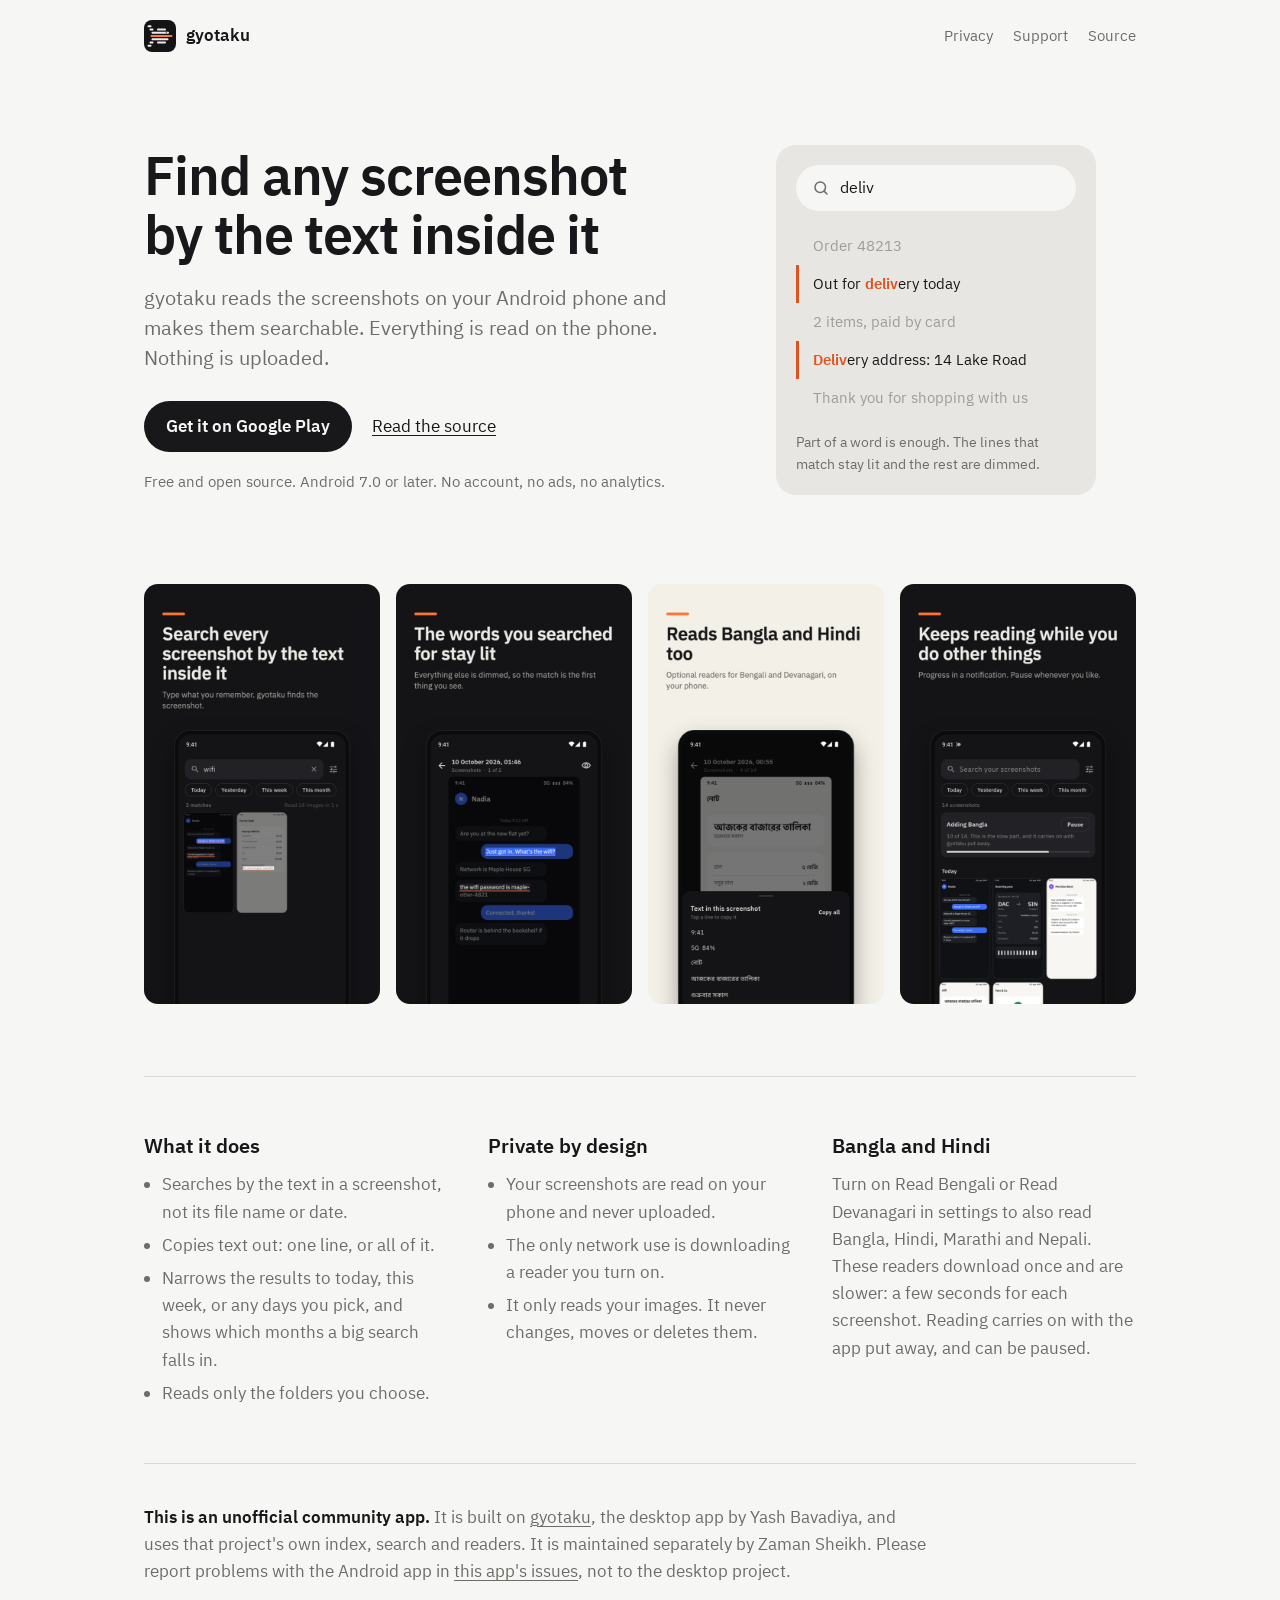
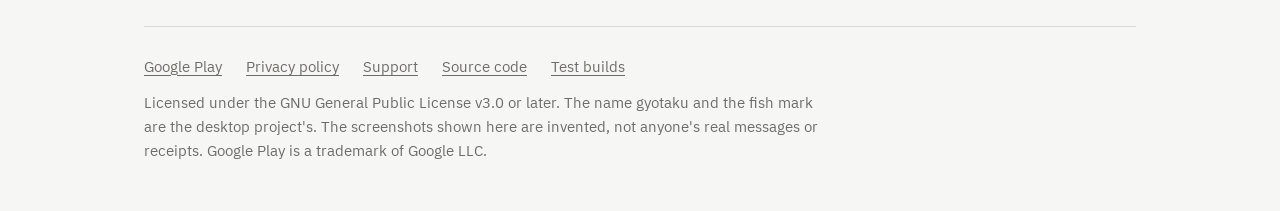
<file: docs/index.html>
<!doctype html>
<html lang="en">
<head>
  <meta charset="utf-8">
  <meta name="viewport" content="width=device-width, initial-scale=1">
  <title>gyotaku for Android: search your screenshots by their text</title>
  <meta name="description" content="Find any screenshot on your phone by the text inside it. Everything is read on the phone; nothing is uploaded. An unofficial community app for Android.">
  <meta property="og:title" content="gyotaku for Android">
  <meta property="og:description" content="Find any screenshot on your phone by the text inside it. Read on the phone, never uploaded.">
  <meta property="og:image" content="https://zamansheikh.github.io/gyotaku-android/icon-mockup.png">
  <meta property="og:type" content="website">
  <link rel="icon" href="favicon.png">
  <link rel="stylesheet" href="site.css">
</head>
<body>
  <div class="page">
    <header class="bar">
      <a class="brand" href="./"><img src="icon.png" alt="">gyotaku</a>
      <nav aria-label="Site">
        <a href="privacy/">Privacy</a>
        <a href="support/">Support</a>
        <a href="https://github.com/zamansheikh/gyotaku-android">Source</a>
      </nav>
    </header>

    <main>
      <section class="hero">
        <div>
          <h1>Find any screenshot by the text inside it</h1>
          <p class="lede">gyotaku reads the screenshots on your Android phone and makes them searchable. Everything is read on the phone. Nothing is uploaded.</p>
          <div class="actions">
            <a class="button" href="https://play.google.com/store/apps/details?id=com.silifton.gyotaku">Get it on Google Play</a>
            <a href="https://github.com/zamansheikh/gyotaku-android">Read the source</a>
          </div>
          <p class="fine">Free and open source. Android 7.0 or later. No account, no ads, no analytics.</p>
        </div>

        <figure class="found" aria-label="An example search">
          <div class="query">
            <svg width="18" height="18" viewBox="0 0 24 24" fill="none" stroke="currentColor" stroke-width="2" stroke-linecap="round" aria-hidden="true"><circle cx="11" cy="11" r="7"/><path d="M20 20l-3.5-3.5"/></svg>
            <span>deliv</span>
          </div>
          <ul class="lines">
            <li>Order 48213</li>
            <li class="hit">Out for <mark>deliv</mark>ery today</li>
            <li>2 items, paid by card</li>
            <li class="hit"><mark>Deliv</mark>ery address: 14 Lake Road</li>
            <li>Thank you for shopping with us</li>
          </ul>
          <figcaption>Part of a word is enough. The lines that match stay lit and the rest are dimmed.</figcaption>
        </figure>
      </section>

      <section class="shots" aria-label="Screenshots of the app">
        <img src="screen-01.png" width="618" height="1100" alt="Searching for wifi finds two screenshots">
        <img src="screen-03.png" width="618" height="1100" alt="An open screenshot with the matching lines lit">
        <img src="screen-06.png" width="618" height="1100" alt="The text of a Bangla screenshot">
        <img src="screen-07.png" width="618" height="1100" alt="Reading in the background with a progress bar">
      </section>

      <section class="columns">
        <div>
          <h2>What it does</h2>
          <ul>
            <li>Searches by the text in a screenshot, not its file name or date.</li>
            <li>Copies text out: one line, or all of it.</li>
            <li>Narrows the results to today, this week, or any days you pick, and shows which months a big search falls in.</li>
            <li>Reads only the folders you choose.</li>
          </ul>
        </div>
        <div>
          <h2>Private by design</h2>
          <ul>
            <li>Your screenshots are read on your phone and never uploaded.</li>
            <li>The only network use is downloading a reader you turn on.</li>
            <li>It only reads your images. It never changes, moves or deletes them.</li>
          </ul>
        </div>
        <div>
          <h2>Bangla and Hindi</h2>
          <p>Turn on Read Bengali or Read Devanagari in settings to also read Bangla, Hindi, Marathi and Nepali. These readers download once and are slower: a few seconds for each screenshot. Reading carries on with the app put away, and can be paused.</p>
        </div>
      </section>

      <div class="notice"><p><strong>This is an unofficial community app.</strong> It is built on <a href="https://github.com/xevrion/gyotaku">gyotaku</a>, the desktop app by Yash Bavadiya, and uses that project's own index, search and readers. It is maintained separately by Zaman Sheikh. Please report problems with the Android app in <a href="https://github.com/zamansheikh/gyotaku-android/issues">this app's issues</a>, not to the desktop project.</p></div>
    </main>

    <footer>
      <nav aria-label="Footer">
        <a href="https://play.google.com/store/apps/details?id=com.silifton.gyotaku">Google Play</a>
        <a href="privacy/">Privacy policy</a>
        <a href="support/">Support</a>
        <a href="https://github.com/zamansheikh/gyotaku-android">Source code</a>
        <a href="https://github.com/zamansheikh/gyotaku-android/releases">Test builds</a>
      </nav>
      <p>Licensed under the GNU General Public License v3.0 or later. The name gyotaku and the fish mark are the desktop project's. The screenshots shown here are invented, not anyone's real messages or receipts. Google Play is a trademark of Google LLC.</p>
    </footer>
  </div>
</body>
</html>
</file>
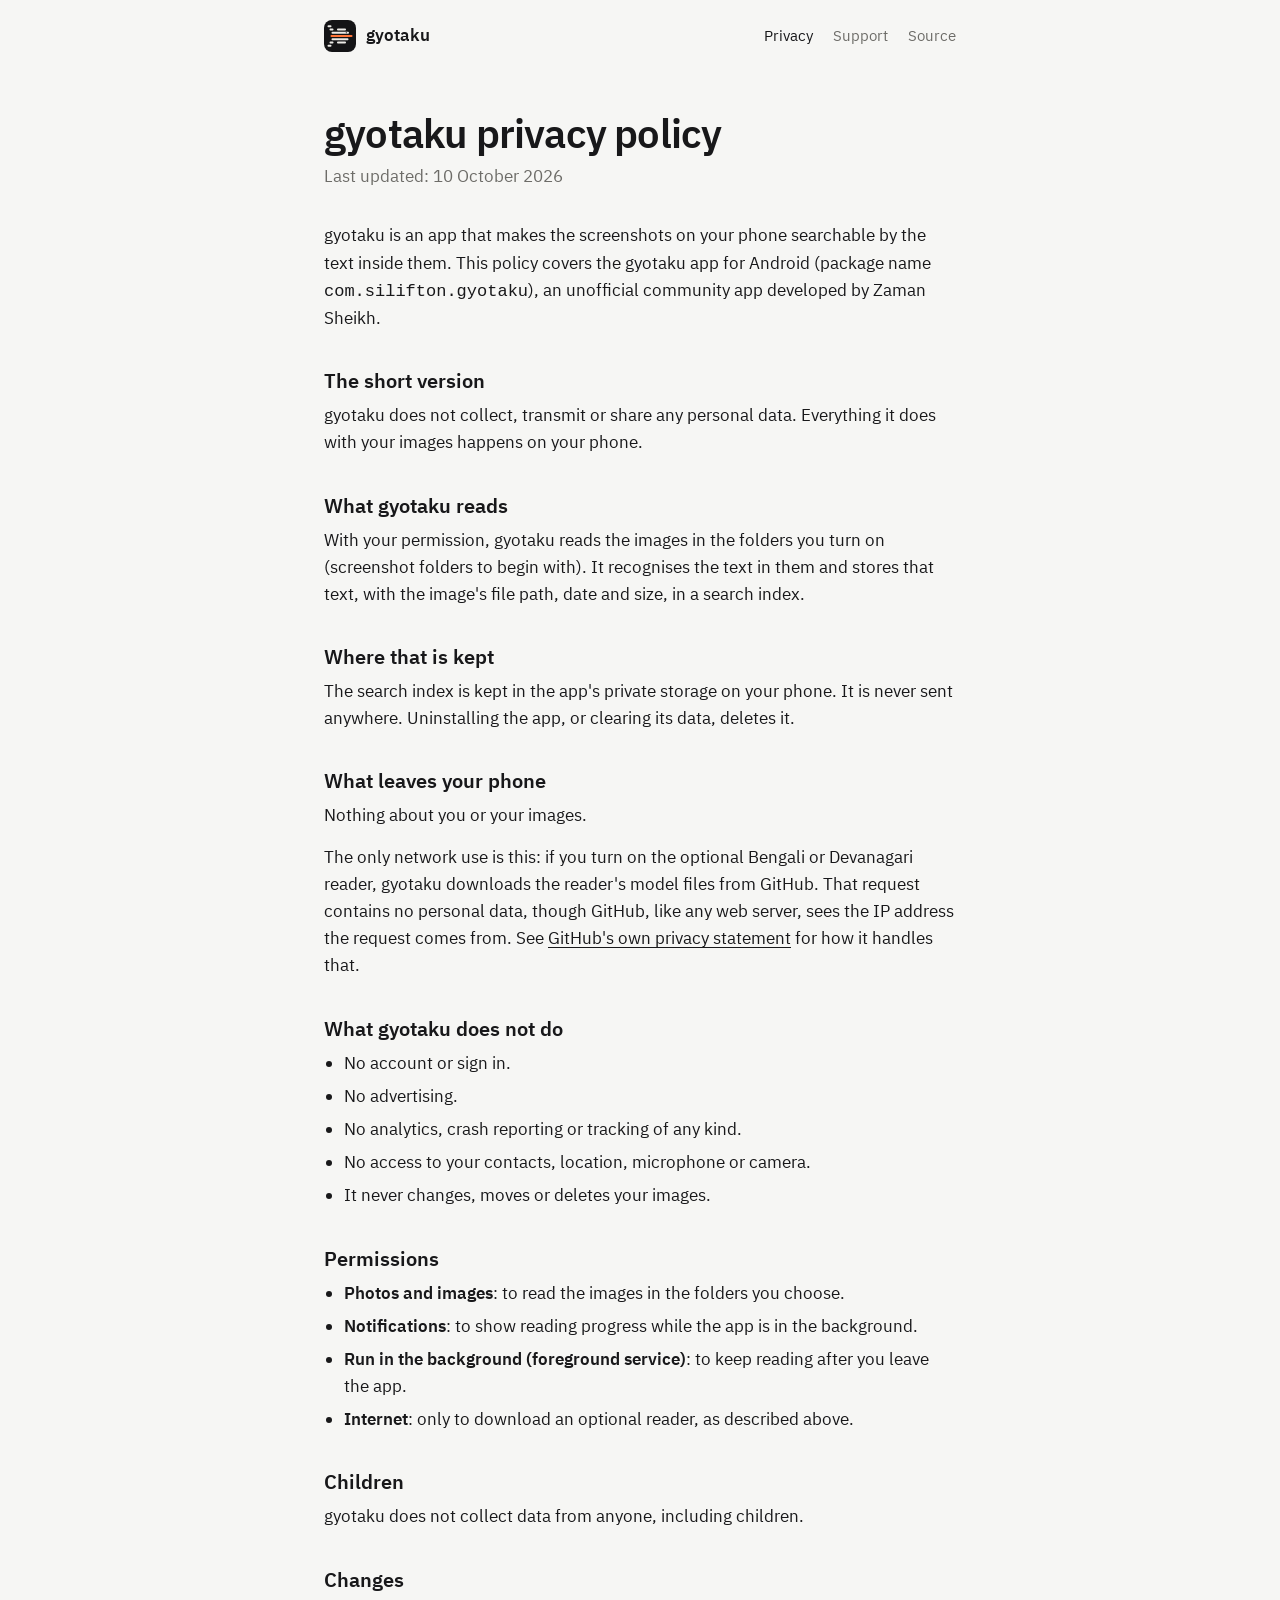
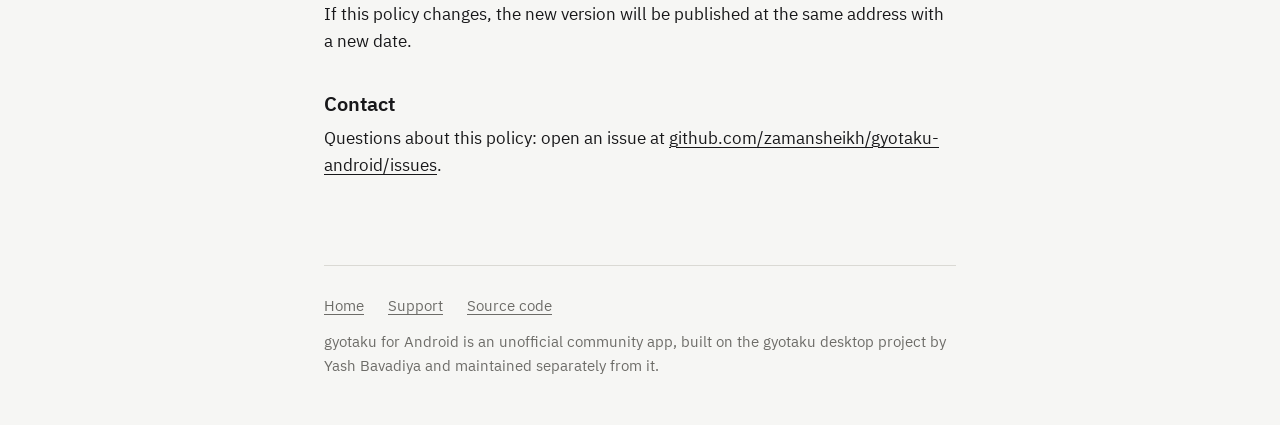
<file: docs/privacy/index.html>
<!doctype html>
<html lang="en">
<head>
  <meta charset="utf-8">
  <meta name="viewport" content="width=device-width, initial-scale=1">
  <title>Privacy policy: gyotaku for Android</title>
  <meta name="description" content="gyotaku for Android does not collect, transmit or share any personal data. Everything it does with your images happens on your phone.">
  <link rel="icon" href="../favicon.png">
  <link rel="stylesheet" href="../site.css">
</head>
<body>
  <div class="page narrow">
    <header class="bar">
      <a class="brand" href="../"><img src="../icon.png" alt="">gyotaku</a>
      <nav aria-label="Site">
        <a href="./" aria-current="page">Privacy</a>
        <a href="../support/">Support</a>
        <a href="https://github.com/zamansheikh/gyotaku-android">Source</a>
      </nav>
    </header>

    <!-- The text of store/play/privacy-policy.md. Change both together. -->
    <main class="doc">
      <h1>gyotaku privacy policy</h1>
      <p class="dated">Last updated: 10 October 2026</p>

      <p>gyotaku is an app that makes the screenshots on your phone searchable by the text inside them. This policy covers the gyotaku app for Android (package name <code>com.silifton.gyotaku</code>), an unofficial community app developed by Zaman Sheikh.</p>

      <h2>The short version</h2>
      <p>gyotaku does not collect, transmit or share any personal data. Everything it does with your images happens on your phone.</p>

      <h2>What gyotaku reads</h2>
      <p>With your permission, gyotaku reads the images in the folders you turn on (screenshot folders to begin with). It recognises the text in them and stores that text, with the image's file path, date and size, in a search index.</p>

      <h2>Where that is kept</h2>
      <p>The search index is kept in the app's private storage on your phone. It is never sent anywhere. Uninstalling the app, or clearing its data, deletes it.</p>

      <h2>What leaves your phone</h2>
      <p>Nothing about you or your images.</p>
      <p>The only network use is this: if you turn on the optional Bengali or Devanagari reader, gyotaku downloads the reader's model files from GitHub. That request contains no personal data, though GitHub, like any web server, sees the IP address the request comes from. See <a href="https://docs.github.com/en/site-policy/privacy-policies/github-general-privacy-statement">GitHub's own privacy statement</a> for how it handles that.</p>

      <h2>What gyotaku does not do</h2>
      <ul>
        <li>No account or sign in.</li>
        <li>No advertising.</li>
        <li>No analytics, crash reporting or tracking of any kind.</li>
        <li>No access to your contacts, location, microphone or camera.</li>
        <li>It never changes, moves or deletes your images.</li>
      </ul>

      <h2>Permissions</h2>
      <ul>
        <li><strong>Photos and images</strong>: to read the images in the folders you choose.</li>
        <li><strong>Notifications</strong>: to show reading progress while the app is in the background.</li>
        <li><strong>Run in the background (foreground service)</strong>: to keep reading after you leave the app.</li>
        <li><strong>Internet</strong>: only to download an optional reader, as described above.</li>
      </ul>

      <h2>Children</h2>
      <p>gyotaku does not collect data from anyone, including children.</p>

      <h2>Changes</h2>
      <p>If this policy changes, the new version will be published at the same address with a new date.</p>

      <h2>Contact</h2>
      <p>Questions about this policy: open an issue at <a href="https://github.com/zamansheikh/gyotaku-android/issues">github.com/zamansheikh/gyotaku-android/issues</a>.</p>
    </main>

    <footer>
      <nav aria-label="Footer">
        <a href="../">Home</a>
        <a href="../support/">Support</a>
        <a href="https://github.com/zamansheikh/gyotaku-android">Source code</a>
      </nav>
      <p>gyotaku for Android is an unofficial community app, built on the gyotaku desktop project by Yash Bavadiya and maintained separately from it.</p>
    </footer>
  </div>
</body>
</html>
</file>
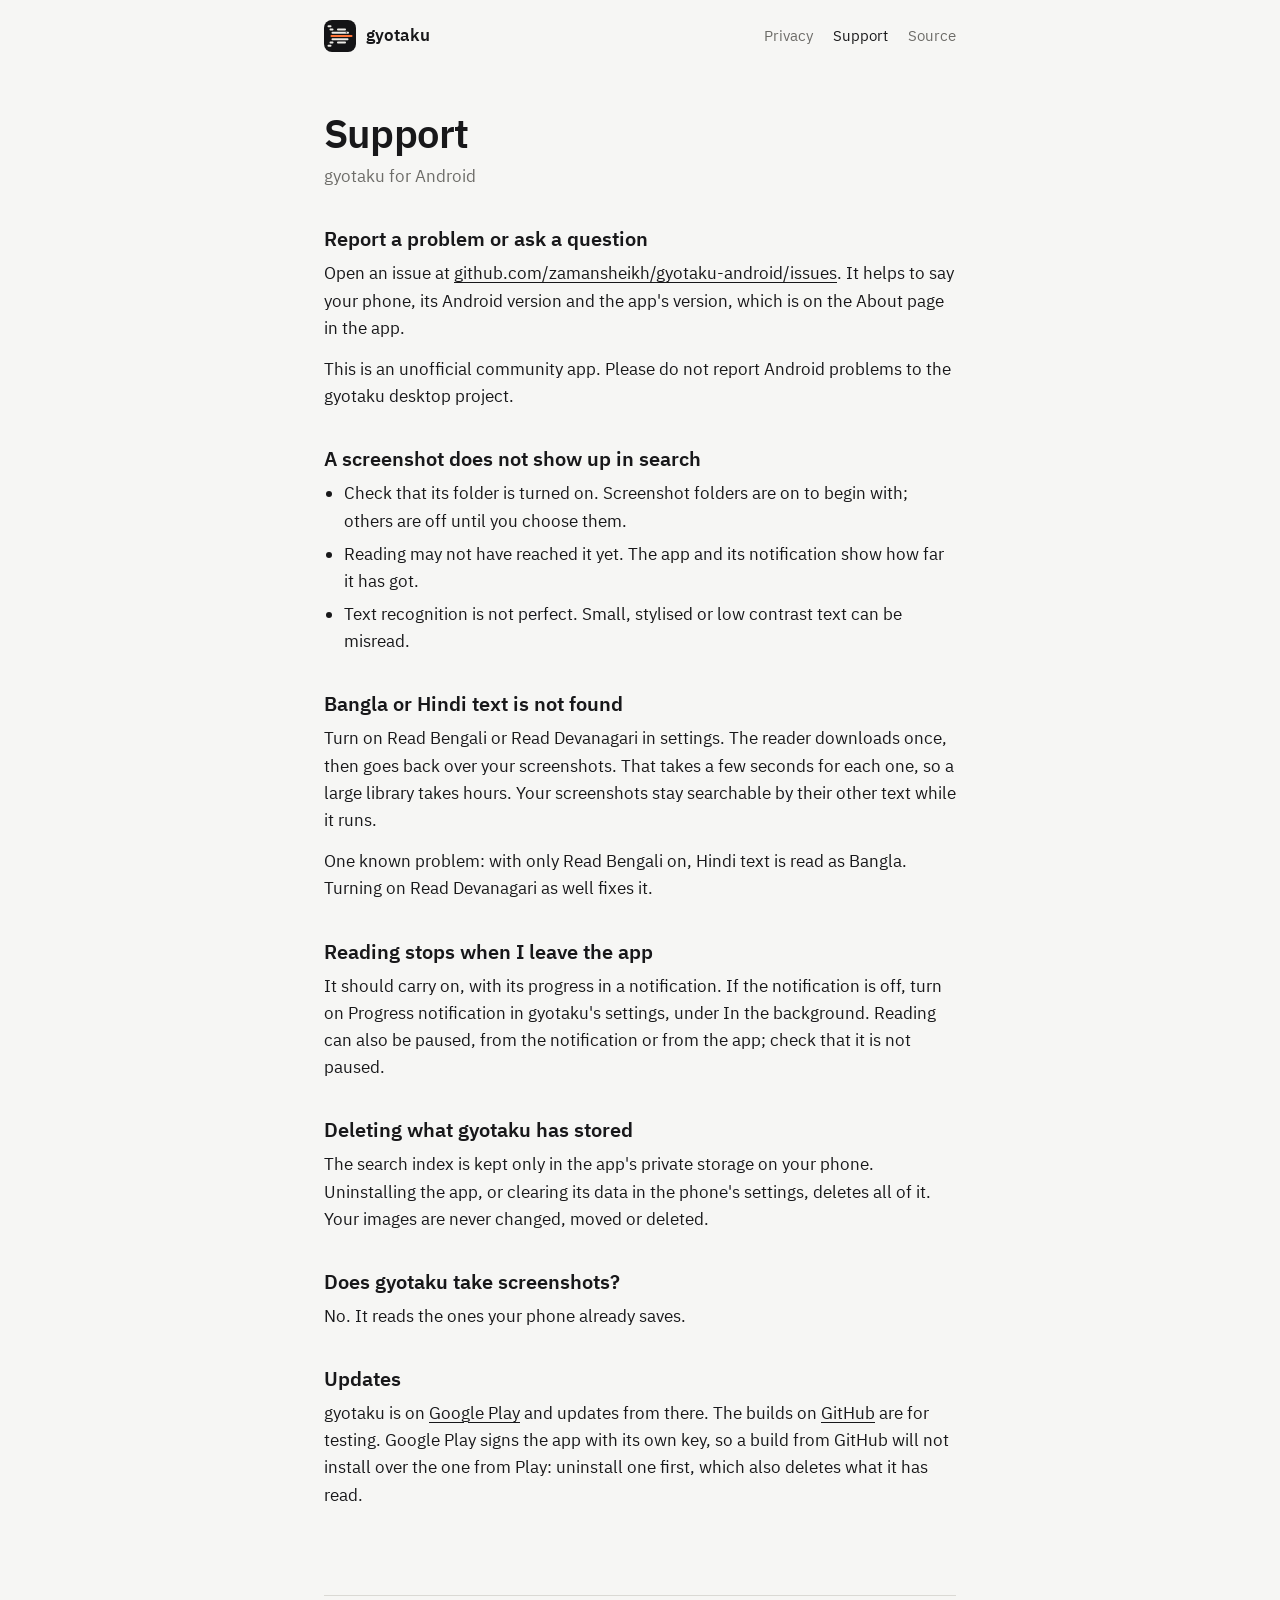
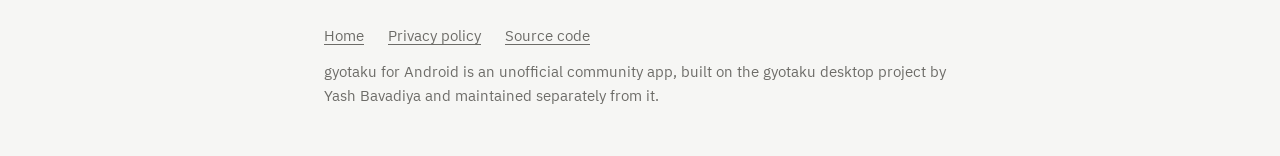
<file: docs/support/index.html>
<!doctype html>
<html lang="en">
<head>
  <meta charset="utf-8">
  <meta name="viewport" content="width=device-width, initial-scale=1">
  <title>Support: gyotaku for Android</title>
  <meta name="description" content="Where to report a problem with gyotaku for Android, and answers to common questions.">
  <link rel="icon" href="../favicon.png">
  <link rel="stylesheet" href="../site.css">
</head>
<body>
  <div class="page narrow">
    <header class="bar">
      <a class="brand" href="../"><img src="../icon.png" alt="">gyotaku</a>
      <nav aria-label="Site">
        <a href="../privacy/">Privacy</a>
        <a href="./" aria-current="page">Support</a>
        <a href="https://github.com/zamansheikh/gyotaku-android">Source</a>
      </nav>
    </header>

    <main class="doc">
      <h1>Support</h1>
      <p class="dated">gyotaku for Android</p>

      <h2>Report a problem or ask a question</h2>
      <p>Open an issue at <a href="https://github.com/zamansheikh/gyotaku-android/issues">github.com/zamansheikh/gyotaku-android/issues</a>. It helps to say your phone, its Android version and the app's version, which is on the About page in the app.</p>
      <p>This is an unofficial community app. Please do not report Android problems to the gyotaku desktop project.</p>

      <h2>A screenshot does not show up in search</h2>
      <ul>
        <li>Check that its folder is turned on. Screenshot folders are on to begin with; others are off until you choose them.</li>
        <li>Reading may not have reached it yet. The app and its notification show how far it has got.</li>
        <li>Text recognition is not perfect. Small, stylised or low contrast text can be misread.</li>
      </ul>

      <h2>Bangla or Hindi text is not found</h2>
      <p>Turn on Read Bengali or Read Devanagari in settings. The reader downloads once, then goes back over your screenshots. That takes a few seconds for each one, so a large library takes hours. Your screenshots stay searchable by their other text while it runs.</p>
      <p>One known problem: with only Read Bengali on, Hindi text is read as Bangla. Turning on Read Devanagari as well fixes it.</p>

      <h2>Reading stops when I leave the app</h2>
      <p>It should carry on, with its progress in a notification. If the notification is off, turn on Progress notification in gyotaku's settings, under In the background. Reading can also be paused, from the notification or from the app; check that it is not paused.</p>

      <h2>Deleting what gyotaku has stored</h2>
      <p>The search index is kept only in the app's private storage on your phone. Uninstalling the app, or clearing its data in the phone's settings, deletes all of it. Your images are never changed, moved or deleted.</p>

      <h2>Does gyotaku take screenshots?</h2>
      <p>No. It reads the ones your phone already saves.</p>

      <h2>Updates</h2>
      <p>gyotaku is on <a href="https://play.google.com/store/apps/details?id=com.silifton.gyotaku">Google Play</a> and updates from there. The builds on <a href="https://github.com/zamansheikh/gyotaku-android/releases">GitHub</a> are for testing. Google Play signs the app with its own key, so a build from GitHub will not install over the one from Play: uninstall one first, which also deletes what it has read.</p>
    </main>

    <footer>
      <nav aria-label="Footer">
        <a href="../">Home</a>
        <a href="../privacy/">Privacy policy</a>
        <a href="https://github.com/zamansheikh/gyotaku-android">Source code</a>
      </nav>
      <p>gyotaku for Android is an unofficial community app, built on the gyotaku desktop project by Yash Bavadiya and maintained separately from it.</p>
    </footer>
  </div>
</body>
</html>
</file>
<file: docs/site.css>
/* The app's own palette (lib/theme.dart). The screenshots are the colour;
   vermilion only ever marks what a search found. */
@font-face {
  font-family: "IBM Plex Sans";
  src: url("fonts/IBMPlexSans-Regular.ttf") format("truetype");
  font-weight: 400;
  font-display: swap;
}
@font-face {
  font-family: "IBM Plex Sans";
  src: url("fonts/IBMPlexSans-SemiBold.ttf") format("truetype");
  font-weight: 600;
  font-display: swap;
}

:root {
  color-scheme: light dark;
  --panel: #f6f6f4;
  --tile: #e7e6e2;
  --track: #dad9d4;
  --text: #18181a;
  --muted: #6d6c68;
  --shu: #e0531f;
}
@media (prefers-color-scheme: dark) {
  :root {
    --panel: #141416;
    --tile: #222226;
    --track: #3a3a3f;
    --text: #ecebe7;
    --muted: #9b9a95;
    --shu: #ff7438;
  }
}

* { box-sizing: border-box; }

html { -webkit-text-size-adjust: 100%; }

body {
  margin: 0;
  background: var(--panel);
  color: var(--text);
  font: 400 17px/1.6 "IBM Plex Sans", system-ui, -apple-system, "Segoe UI", sans-serif;
}

.page {
  max-width: 1040px;
  margin: 0 auto;
  padding: 0 24px;
}
.narrow { max-width: 680px; }

a { color: inherit; text-underline-offset: 3px; text-decoration-thickness: 1px; }
a:hover { text-decoration-thickness: 2px; }
a:focus-visible, .button:focus-visible {
  outline: 2px solid var(--text);
  outline-offset: 3px;
  border-radius: 4px;
}

/* Top bar */
.bar {
  display: flex;
  align-items: center;
  justify-content: space-between;
  gap: 16px;
  padding: 20px 0;
}
.brand {
  display: flex;
  align-items: center;
  gap: 10px;
  font-weight: 600;
  text-decoration: none;
}
.brand img { width: 32px; height: 32px; border-radius: 8px; display: block; }
.bar nav { display: flex; gap: 20px; font-size: 15px; }
.bar nav a { color: var(--muted); text-decoration: none; }
.bar nav a:hover, .bar nav a[aria-current="page"] { color: var(--text); }

/* Home */
.hero {
  display: grid;
  grid-template-columns: minmax(0, 1fr) minmax(0, 400px);
  gap: 56px;
  align-items: center;
  padding: 56px 0 72px;
}
h1 {
  font-size: clamp(34px, 5.2vw, 54px);
  line-height: 1.08;
  letter-spacing: -0.02em;
  font-weight: 600;
  margin: 0 0 20px;
  text-wrap: balance;
}
.lede { font-size: 20px; line-height: 1.5; color: var(--muted); margin: 0 0 28px; max-width: 30em; }
.actions { display: flex; flex-wrap: wrap; align-items: center; gap: 12px 20px; }
.button {
  display: inline-block;
  background: var(--text);
  color: var(--panel);
  font-weight: 600;
  text-decoration: none;
  padding: 12px 22px;
  border-radius: 999px;
}
.button:hover { opacity: 0.86; }
.fine { font-size: 15px; color: var(--muted); margin: 18px 0 0; }

/* A search and what it finds, drawn the way the app shows it: the lines
   that matched stay lit and carry the mark, the rest are dimmed. */
.found {
  background: var(--tile);
  border-radius: 20px;
  padding: 20px;
}
.query {
  display: flex;
  align-items: center;
  gap: 10px;
  background: var(--panel);
  border-radius: 999px;
  padding: 10px 16px;
  font-size: 16px;
}
.query svg { flex: none; color: var(--muted); }
.lines { list-style: none; margin: 16px 0 0; padding: 0; font-size: 15px; }
.lines li {
  padding: 7px 0 7px 14px;
  border-left: 3px solid transparent;
  color: var(--muted);
  opacity: 0.6;
}
.lines li.hit { border-left-color: var(--shu); color: var(--text); opacity: 1; }
.lines mark { background: none; color: var(--shu); font-weight: 600; }
.found figcaption { margin-top: 14px; font-size: 14px; color: var(--muted); }

.shots {
  display: grid;
  grid-template-columns: repeat(4, minmax(0, 1fr));
  gap: 16px;
  padding-bottom: 72px;
}
.shots img { width: 100%; height: auto; display: block; border-radius: 14px; }

.columns {
  display: grid;
  grid-template-columns: repeat(3, minmax(0, 1fr));
  gap: 40px;
  padding: 56px 0;
  border-top: 1px solid var(--track);
}
h2 { font-size: 20px; line-height: 1.3; font-weight: 600; margin: 0 0 12px; }
.columns p, .columns ul { margin: 0; color: var(--muted); }
.columns ul { padding-left: 18px; }
.columns li + li { margin-top: 6px; }

.notice {
  border-top: 1px solid var(--track);
  padding: 40px 0;
  color: var(--muted);
}
.notice p { margin: 0; max-width: 46em; }
.notice strong { color: var(--text); font-weight: 600; }

/* Policy and support pages */
.doc { padding: 40px 0 72px; }
.doc h1 { font-size: clamp(30px, 4.4vw, 40px); margin-bottom: 8px; }
.doc .dated { color: var(--muted); margin: 0 0 32px; }
.doc h2 { margin: 36px 0 8px; }
.doc p, .doc ul { margin: 0 0 14px; }
.doc ul { padding-left: 20px; }
.doc li + li { margin-top: 6px; }
.doc strong { font-weight: 600; }

footer {
  border-top: 1px solid var(--track);
  padding: 28px 0 48px;
  font-size: 15px;
  color: var(--muted);
}
footer nav { display: flex; flex-wrap: wrap; gap: 8px 24px; margin-bottom: 12px; }
footer p { margin: 0; max-width: 46em; }

@media (max-width: 820px) {
  .hero { grid-template-columns: minmax(0, 1fr); gap: 40px; padding: 32px 0 56px; }
  .columns { grid-template-columns: minmax(0, 1fr); gap: 32px; padding: 40px 0; }
  .shots { grid-template-columns: repeat(2, minmax(0, 1fr)); padding-bottom: 56px; }
}
@media (max-width: 420px) {
  .page { padding: 0 16px; }
  .bar nav { gap: 14px; }
}
</file>
